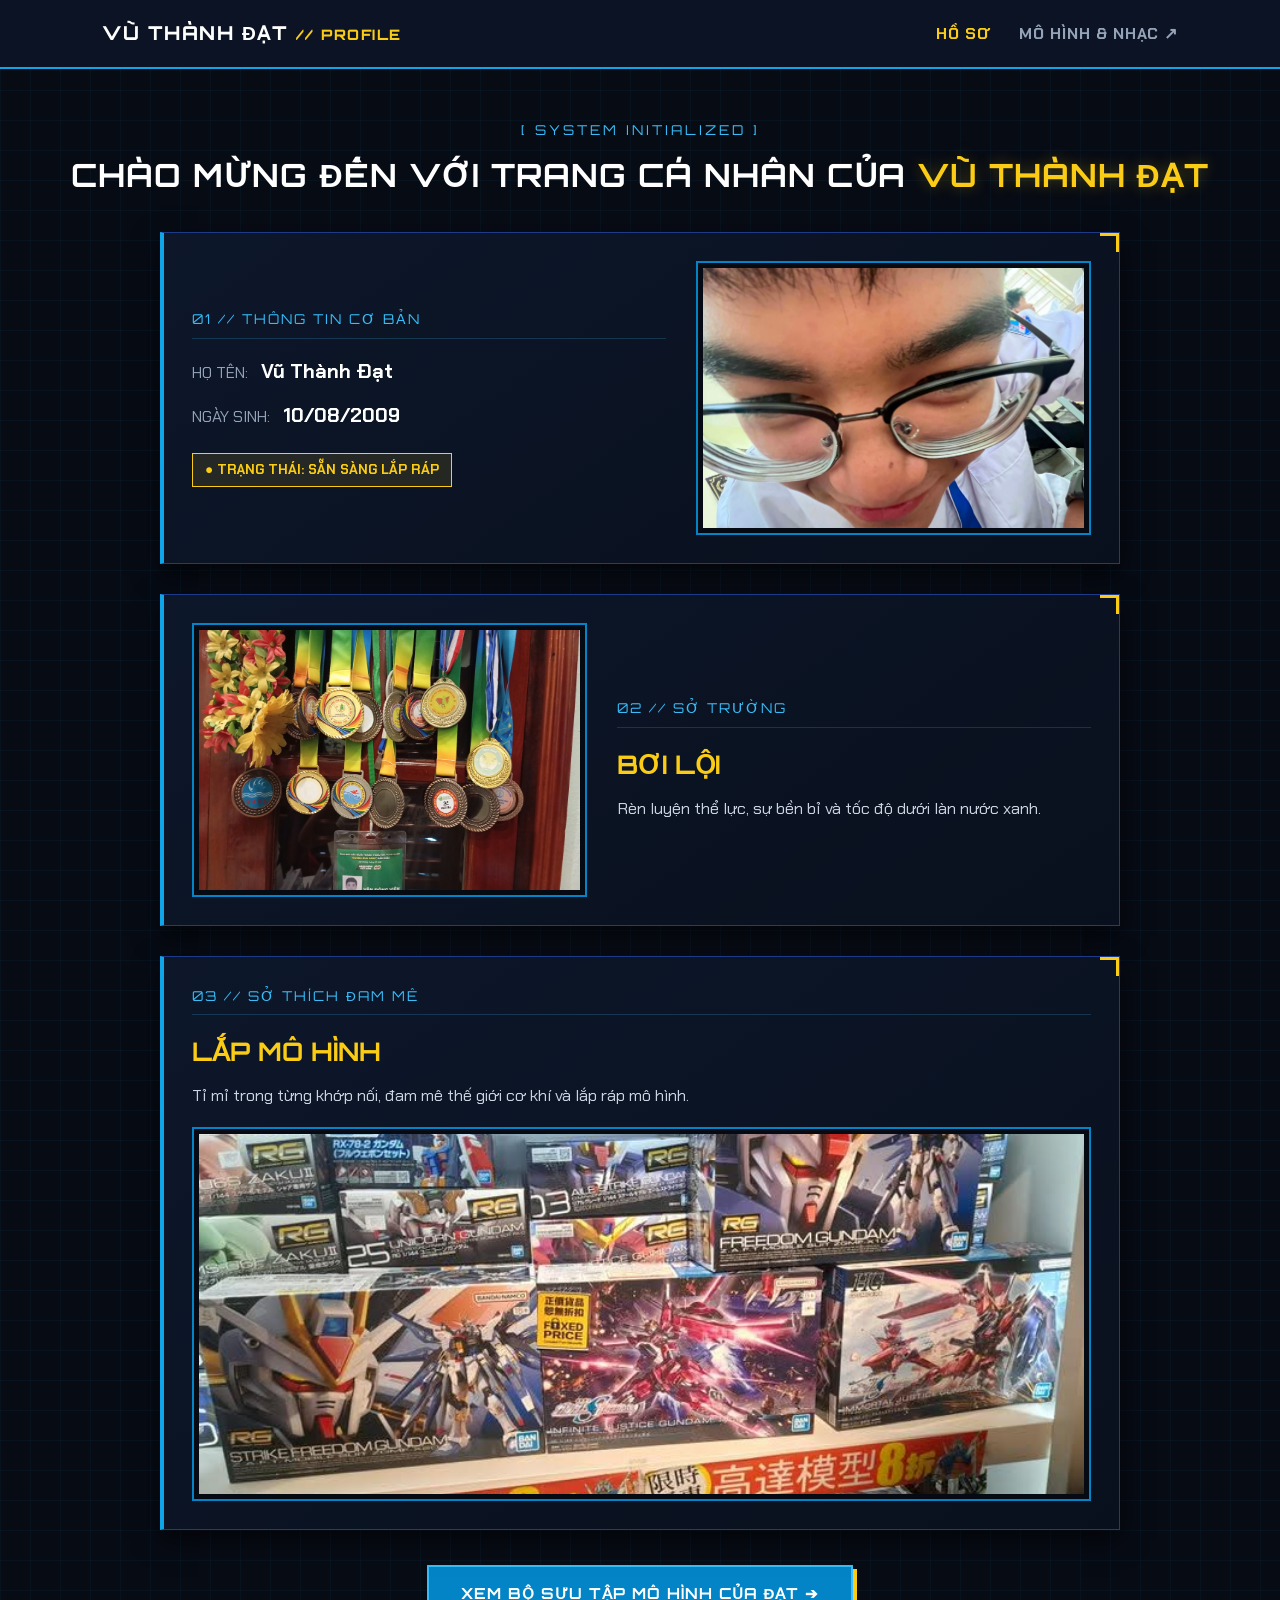
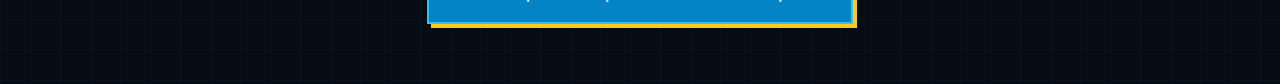
<file: index.html>
<!DOCTYPE html>
<html lang="vi">
<head>
    <meta charset="UTF-8">
    <meta name="viewport" content="width=device-width, initial-scale=1.0">
    <title>Trang cá nhân - Vũ Thành Đạt</title>
    <link rel="stylesheet" href="style.css">
    <!-- Font chữ góc cạnh, nam tính kiểu Mecha/Mô hình -->
    <link href="https://fonts.googleapis.com/css2?family=Chakra+Petch:wght@400;600;700&family=Orbitron:wght@600;800&display=swap" rel="stylesheet">
</head>
<body>

    <header class="navbar">
        <div class="logo">VŨ THÀNH ĐẠT <span class="badge">// PROFILE</span></div>
        <nav>
            <a href="index.html" class="active">HỒ SƠ</a>
            <a href="page2.html">MÔ HÌNH & NHẠC ↗</a>
        </nav>
    </header>

    <!-- Phần mở đầu -->
    <section class="hero-banner">
        <p class="sub-tag">[ SYSTEM INITIALIZED ]</p>
        <h1>CHÀO MỪNG ĐẾN VỚI TRANG CÁ NHÂN CỦA <span class="highlight-yellow">VŨ THÀNH ĐẠT</span></h1>
    </section>

    <main class="container">
        <!-- Khu vực 1: Thông tin cá nhân + 1 ảnh bên cạnh -->
        <section class="tech-box profile-grid">
            <div class="info-col">
                <div class="box-header">01 // THÔNG TIN CƠ BẢN</div>
                <p class="info-line"><span>HỌ TÊN:</span> <strong>Vũ Thành Đạt</strong></p>
                <p class="info-line"><span>NGÀY SINH:</span> <strong>10/08/2009</strong></p>
                <p class="status-tag">● TRẠNG THÁI: SẴN SÀNG LẮP RÁP</p>
            </div>
            <div class="img-col">
                <div class="img-frame">
                    <img src="images/avatar.jpg" alt="Ảnh Vũ Thành Đạt">
                </div>
            </div>
        </section>

        <!-- Khu vực 2: Sở trường: Bơi (1 ảnh) -->
        <section class="tech-box skill-grid">
            <div class="img-col">
                <div class="img-frame">
                    <img src="images/boi.jpg" alt="Sở trường bơi lội">
                </div>
            </div>
            <div class="info-col">
                <div class="box-header">02 // SỞ TRƯỜNG</div>
                <h2>BƠI LỘI</h2>
                <p class="desc-text">Rèn luyện thể lực, sự bền bỉ và tốc độ dưới làn nước xanh.</p>
            </div>
        </section>

        <!-- Khu vực 3: Sở thích: Lắp mô hình (1 ảnh ngang) -->
        <section class="tech-box hobby-box">
            <div class="box-header">03 // SỞ THÍCH ĐAM MÊ</div>
            <h2>LẮP MÔ HÌNH</h2>
            <p class="desc-text">Tỉ mỉ trong từng khớp nối, đam mê thế giới cơ khí và lắp ráp mô hình.</p>
            <div class="img-frame wide-frame">
                <img src="images/mohinh-ngang.jpg" alt="Sở thích lắp mô hình">
            </div>
        </section>

        <!-- Link liên kết sang trang 2 -->
        <div class="next-page-area">
            <a href="page2.html" class="cyber-btn">XEM BỘ SƯU TẬP MÔ HÌNH CỦA ĐẠT ➔</a>
        </div>
    </main>

</body>
</html>
</file>
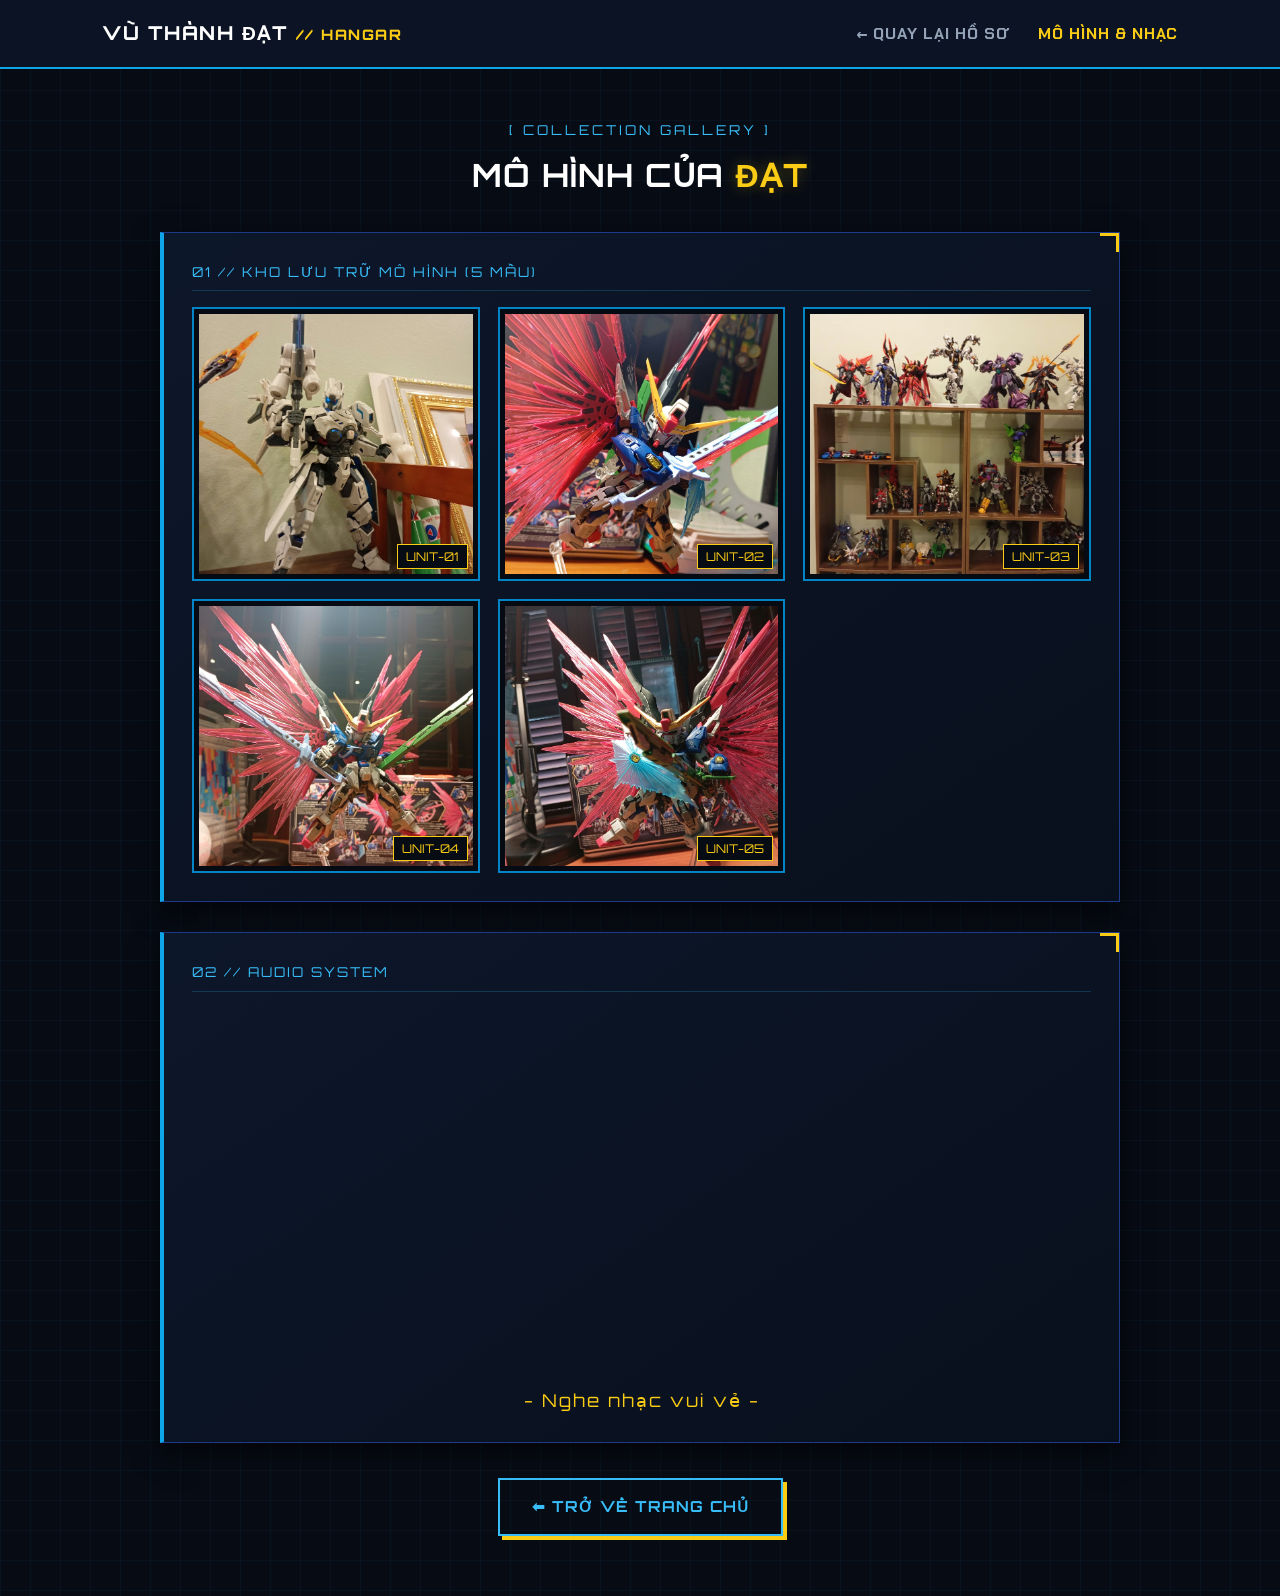
<file: page2.html>
<!DOCTYPE html>
<html lang="vi">
<head>
    <meta charset="UTF-8">
    <meta name="viewport" content="width=device-width, initial-scale=1.0">
    <title>Mô Hình của Đạt</title>
    <link rel="stylesheet" href="style.css">
    <link href="https://fonts.googleapis.com/css2?family=Chakra+Petch:wght@400;600;700&family=Orbitron:wght@600;800&display=swap" rel="stylesheet">
</head>
<body>

    <header class="navbar">
        <div class="logo">VŨ THÀNH ĐẠT <span class="badge">// HANGAR</span></div>
        <nav>
            <a href="index.html">← QUAY LẠI HỒ SƠ</a>
            <a href="page2.html" class="active">MÔ HÌNH & NHẠC</a>
        </nav>
    </header>

    <main class="container">
        <section class="hero-banner">
            <p class="sub-tag">[ COLLECTION GALLERY ]</p>
            <h1>MÔ HÌNH CỦA <span class="highlight-yellow">ĐẠT</span></h1>
        </section>

        <!-- Khu vực 5 ảnh mô hình -->
        <section class="tech-box">
            <div class="box-header">01 // KHO LƯU TRỮ MÔ HÌNH (5 MẪU)</div>
            <div class="gallery-5">
                <div class="img-frame">
                    <img src="images/mh1.jpg" alt="Mô hình 1">
                    <span class="img-label">UNIT-01</span>
                </div>
                <div class="img-frame">
                    <img src="images/mh2.jpg" alt="Mô hình 2">
                    <span class="img-label">UNIT-02</span>
                </div>
                <div class="img-frame">
                    <img src="images/mh3.jpg" alt="Mô hình 3">
                    <span class="img-label">UNIT-03</span>
                </div>
                <div class="img-frame">
                    <img src="images/mh4.jpg" alt="Mô hình 4">
                    <span class="img-label">UNIT-04</span>
                </div>
                <div class="img-frame">
                    <img src="images/mh5.jpg" alt="Mô hình 5">
                    <span class="img-label">UNIT-05</span>
                </div>
            </div>
        </section>

        <!-- Khu vực nhạc Spotify -->
        <section class="tech-box music-box">
            <div class="box-header">02 // AUDIO SYSTEM</div>
            <div class="spotify-wrap">
                <iframe style="border-radius:8px" src="https://open.spotify.com/embed/playlist/4dh33h4vqloLzzolVIZ87l?utm_source=generator&theme=0" width="100%" height="352" frameBorder="0" allowfullscreen="" allow="autoplay; clipboard-write; encrypted-media; fullscreen; picture-in-picture" loading="lazy"></iframe>
            </div>
            <p class="chill-text">- Nghe nhạc vui vẻ -</p>
        </section>

        <div class="next-page-area">
            <a href="index.html" class="cyber-btn outline">⬅ TRỞ VỀ TRANG CHỦ</a>
        </div>
    </main>

</body>
</html>
</file>
<file: style.css>
* {
    margin: 0;
    padding: 0;
    box-sizing: border-box;
}

body {
    background-color: #070b14; /* Nền đen sâu */
    color: #e2e8f0;
    font-family: 'Chakra Petch', sans-serif; /* Font chữ kỹ thuật nam tính */
    background-image: 
        linear-gradient(rgba(14, 165, 233, 0.05) 1px, transparent 1px),
        linear-gradient(90deg, rgba(14, 165, 233, 0.05) 1px, transparent 1px);
    background-size: 30px 30px; /* Tạo lưới bản vẽ mô hình mờ ở nền */
    line-height: 1.6;
}

/* Thanh điều hướng */
.navbar {
    display: flex;
    justify-content: space-between;
    align-items: center;
    padding: 18px 8%;
    background-color: #0b1324;
    border-bottom: 2px solid #0ea5e9; /* Viền xanh dương công nghệ */
    position: sticky;
    top: 0;
    z-index: 100;
}

.logo {
    font-family: 'Orbitron', sans-serif;
    font-weight: 800;
    font-size: 1.2rem;
    color: #ffffff;
    letter-spacing: 1.5px;
}

.badge {
    color: #facc15; /* Điểm nhấn vàng */
    font-size: 0.9rem;
}

.navbar nav a {
    color: #94a3b8;
    text-decoration: none;
    margin-left: 24px;
    font-weight: 700;
    letter-spacing: 1px;
    transition: 0.3s;
}

.navbar nav a:hover,
.navbar nav a.active {
    color: #facc15;
}

/* Phần mở đầu */
.hero-banner {
    text-align: center;
    padding: 50px 20px 30px;
}

.sub-tag {
    color: #38bdf8;
    font-family: 'Orbitron', sans-serif;
    font-size: 0.85rem;
    letter-spacing: 3px;
    margin-bottom: 10px;
}

.hero-banner h1 {
    font-family: 'Orbitron', sans-serif;
    font-size: 2rem;
    text-transform: uppercase;
    letter-spacing: 1px;
    color: #ffffff;
}

.highlight-yellow {
    color: #facc15;
    text-shadow: 0 0 15px rgba(250, 204, 21, 0.3);
}

/* Khung nội dung chính */
.container {
    max-width: 1000px;
    margin: 0 auto;
    padding: 0 20px 60px;
}

/* Khung hộp phong cách cơ khí / mô hình */
.tech-box {
    background: linear-gradient(145deg, #0d172a, #09101d);
    border: 1px solid #1e3a8a;
    border-left: 4px solid #0ea5e9;
    padding: 28px;
    margin-bottom: 30px;
    position: relative;
    box-shadow: 0 10px 25px rgba(0, 0, 0, 0.6);
}

/* Góc trang trí màu vàng */
.tech-box::after {
    content: "";
    position: absolute;
    top: 0;
    right: 0;
    width: 16px;
    height: 16px;
    border-top: 3px solid #facc15;
    border-right: 3px solid #facc15;
}

.box-header {
    font-family: 'Orbitron', sans-serif;
    font-size: 0.85rem;
    color: #38bdf8;
    letter-spacing: 2px;
    margin-bottom: 16px;
    border-bottom: 1px solid rgba(56, 189, 248, 0.2);
    padding-bottom: 8px;
}

/* Bố cục 2 cột (Chữ bên cạnh Ảnh) */
.profile-grid, .skill-grid {
    display: grid;
    grid-template-columns: 1.2fr 1fr;
    gap: 30px;
    align-items: center;
}

.skill-grid {
    grid-template-columns: 1fr 1.2fr;
}

.info-line {
    font-size: 1.25rem;
    margin-bottom: 12px;
}

.info-line span {
    color: #94a3b8;
    font-size: 1rem;
    margin-right: 8px;
}

.info-line strong {
    color: #ffffff;
}

.status-tag {
    display: inline-block;
    margin-top: 10px;
    padding: 5px 12px;
    background: rgba(250, 204, 21, 0.1);
    border: 1px solid #facc15;
    color: #facc15;
    font-size: 0.85rem;
    font-weight: 700;
}

h2 {
    font-family: 'Orbitron', sans-serif;
    font-size: 1.6rem;
    color: #facc15;
    margin-bottom: 10px;
}

.desc-text {
    color: #cbd5e1;
    font-size: 1.05rem;
}

/* Khung ảnh */
.img-frame {
    border: 2px solid #0284c7;
    padding: 5px;
    background: #060a12;
    position: relative;
    overflow: hidden;
}

.img-frame img {
    width: 100%;
    height: 260px;
    object-fit: cover;
    display: block;
    transition: transform 0.3s ease;
}

.img-frame:hover img {
    transform: scale(1.03);
}

/* Ảnh ngang cho phần lắp mô hình */
.wide-frame {
    margin-top: 18px;
}

.wide-frame img {
    height: 360px;
}

/* Lưới 5 ảnh ở trang 2 */
.gallery-5 {
    display: grid;
    grid-template-columns: repeat(auto-fit, minmax(260px, 1fr));
    gap: 18px;
}

.img-label {
    position: absolute;
    bottom: 10px;
    right: 10px;
    background: #070b14;
    color: #facc15;
    border: 1px solid #facc15;
    padding: 2px 8px;
    font-family: 'Orbitron', sans-serif;
    font-size: 0.75rem;
}

/* Spotify & Chữ nghe nhạc vui vẻ */
.spotify-wrap {
    margin-top: 10px;
}

.chill-text {
    text-align: center;
    margin-top: 18px;
    font-family: 'Orbitron', sans-serif;
    font-size: 1.1rem;
    color: #facc15;
    letter-spacing: 2px;
}

/* Nút bấm chuyển trang */
.next-page-area {
    text-align: center;
    margin-top: 35px;
}

.cyber-btn {
    display: inline-block;
    padding: 15px 32px;
    background-color: #0284c7;
    color: #ffffff;
    font-family: 'Orbitron', sans-serif;
    font-weight: 700;
    font-size: 0.95rem;
    text-decoration: none;
    letter-spacing: 1px;
    border: 2px solid #38bdf8;
    box-shadow: 4px 4px 0px #facc15; /* Đổ bóng khối vàng cực chất */
    transition: 0.2s;
}

.cyber-btn:hover {
    background-color: #facc15;
    color: #070b14;
    border-color: #facc15;
    box-shadow: 4px 4px 0px #38bdf8;
}

.cyber-btn.outline {
    background-color: transparent;
    color: #38bdf8;
}

.cyber-btn.outline:hover {
    background-color: #facc15;
    color: #070b14;
}

/* Tối ưu cho điện thoại */
@media (max-width: 768px) {
    .profile-grid, .skill-grid {
        grid-template-columns: 1fr;
    }
    .hero-banner h1 {
        font-size: 1.4rem;
    }
    .wide-frame img {
        height: 220px;
    }
}
Bạn đã gửi
</file>
